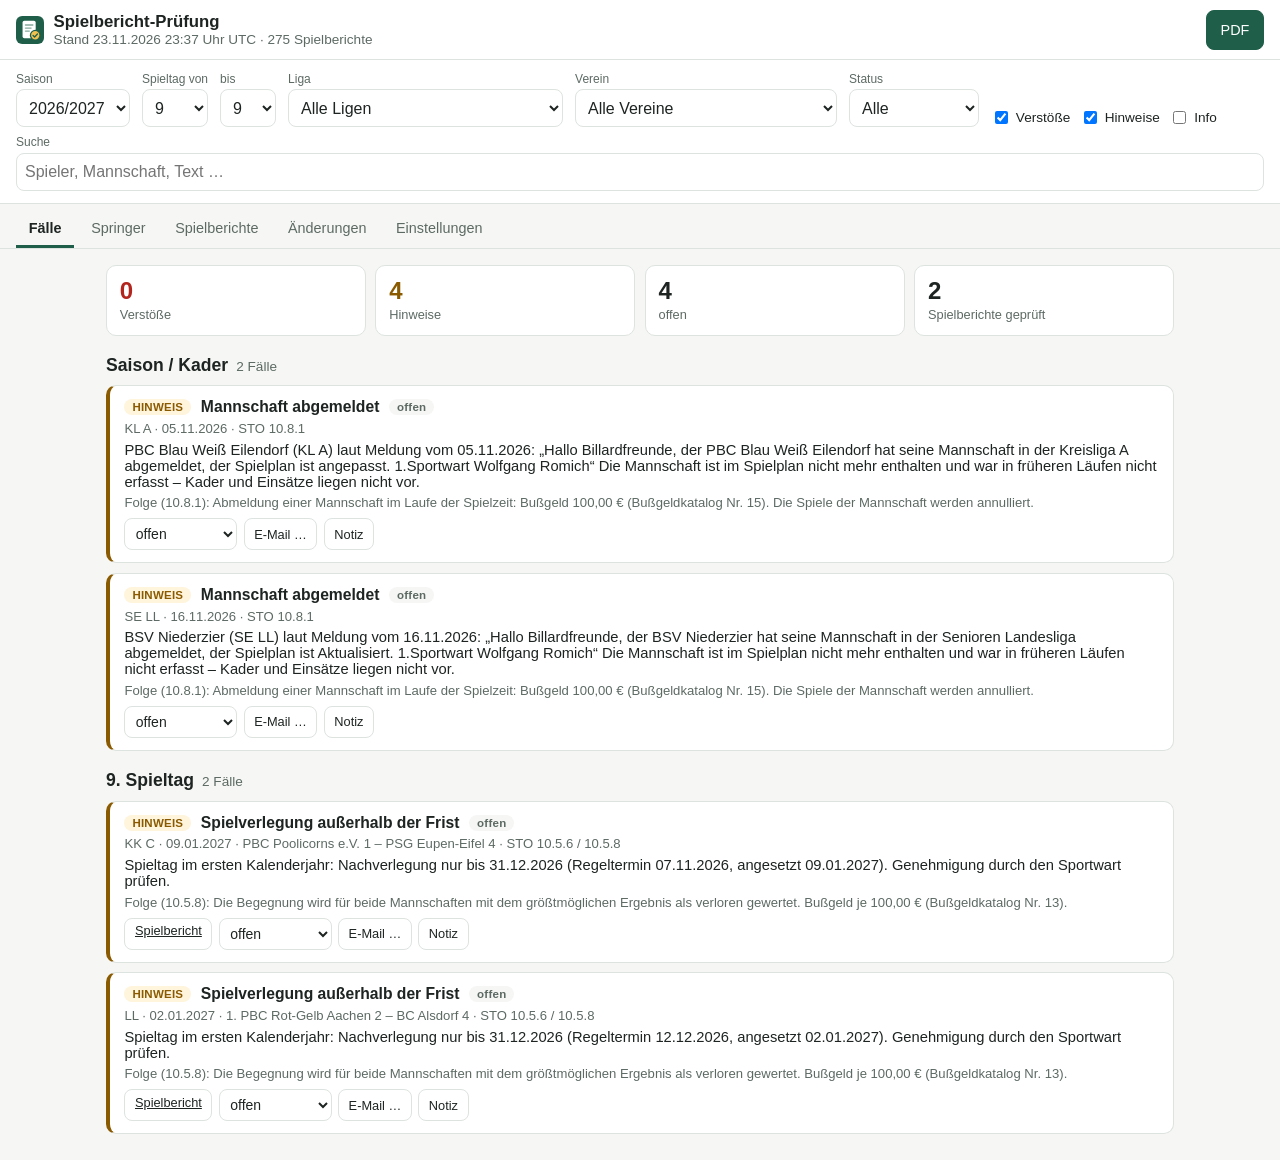
<file: docs/index.html>
<!DOCTYPE html>
<html lang="de">
<head>
  <meta charset="utf-8">
  <meta name="viewport" content="width=device-width, initial-scale=1, viewport-fit=cover">
  <title>Spielbericht-Prüfung PBVRW</title>
  <meta name="theme-color" content="#1f5f4a">
  <meta name="apple-mobile-web-app-capable" content="yes">
  <meta name="apple-mobile-web-app-status-bar-style" content="default">
  <meta name="apple-mobile-web-app-title" content="Spielberichte">
  <link rel="manifest" href="manifest.webmanifest">
  <link rel="icon" href="icons/icon.svg" type="image/svg+xml">
  <link rel="apple-touch-icon" href="icons/apple-touch-icon.png">
  <link rel="stylesheet" href="css/app.css">
</head>
<body>
  <header class="topbar">
    <div class="brand">
      <img src="icons/icon.svg" alt="" width="28" height="28">
      <div>
        <h1>Spielbericht-Prüfung</h1>
        <p id="stand" class="muted">Lade Daten …</p>
      </div>
    </div>
    <div class="top-actions">
      <button id="btn-pdf" class="btn primary" type="button">PDF</button>
    </div>
  </header>

  <button id="btn-filter" class="filter-toggle" type="button" aria-expanded="false" aria-controls="filters">
    <span>Filter</span> <span id="filter-summary" class="muted"></span>
  </button>

  <section class="filters" id="filters" aria-label="Filter">
    <label>Saison <select id="f-season"></select></label>
    <label>Spieltag von <select id="f-st-from"></select></label>
    <label>bis <select id="f-st-to"></select></label>
    <label>Liga <select id="f-league"><option value="">Alle Ligen</option></select></label>
    <label>Verein <select id="f-club"><option value="">Alle Vereine</option></select></label>
    <label>Status <select id="f-status">
      <option value="">Alle</option>
      <option value="offen">Offen</option>
      <option value="erledigt">Erledigt</option>
      <option value="kein">Kein Verstoß</option>
    </select></label>
    <fieldset class="sev-filter">
      <label><input type="checkbox" id="f-sev-verstoss" checked> Verstöße</label>
      <label><input type="checkbox" id="f-sev-hinweis" checked> Hinweise</label>
      <label><input type="checkbox" id="f-sev-info"> Info</label>
    </fieldset>
    <label class="grow">Suche <input id="f-search" type="search" placeholder="Spieler, Mannschaft, Text …"></label>
  </section>

  <nav class="tabs" role="tablist">
    <button role="tab" data-tab="faelle" class="active">Fälle</button>
    <button role="tab" data-tab="springer">Springer</button>
    <button role="tab" data-tab="berichte">Spielberichte</button>
    <button role="tab" data-tab="aenderungen">Änderungen</button>
    <button role="tab" data-tab="einstellungen">Einstellungen</button>
  </nav>

  <main id="view" tabindex="-1"></main>

  <dialog id="mail-dialog">
    <form method="dialog" id="mail-form">
      <h2>E-Mail zum Fall</h2>
      <p id="mail-case" class="muted"></p>
      <label>An <input id="mail-to" type="text" placeholder="adresse@verein.de, …"></label>
      <label class="inline"><input type="checkbox" id="mail-cc-opp"> Gegnerische Mannschaft in CC <span id="mail-cc-addr" class="muted"></span></label>
      <label>Vorlage <select id="mail-template"></select></label>
      <label>Grund <textarea id="mail-reason" rows="3"></textarea></label>
      <label>Strafe / Folge <select id="mail-penalty"></select></label>
      <textarea id="mail-penalty-text" rows="3"></textarea>
      <label>Betreff <input id="mail-subject" type="text"></label>
      <label>Text <textarea id="mail-body" rows="12"></textarea></label>
      <p id="mail-warn" class="warn" hidden></p>
      <div class="dialog-actions">
        <button type="button" id="mail-copy" class="btn">Text kopieren</button>
        <button type="button" id="mail-open" class="btn primary">Im Mailprogramm öffnen</button>
        <button value="cancel" class="btn ghost">Schließen</button>
      </div>
    </form>
  </dialog>

  <div id="toast" role="status" aria-live="polite"></div>

  <script src="vendor/jspdf.umd.min.js" defer></script>
  <script src="vendor/jspdf.plugin.autotable.min.js" defer></script>
  <script type="module" src="js/app.js"></script>
</body>
</html>
</file>
<file: docs/css/app.css>
:root {
  --bg: #f6f7f5;
  --card: #ffffff;
  --ink: #1d2421;
  --muted: #5d6a64;
  --line: #dde3df;
  --brand: #1f5f4a;
  --brand-ink: #ffffff;
  --verstoss: #b3261e;
  --verstoss-bg: #fdeceb;
  --hinweis: #8a5a00;
  --hinweis-bg: #fff4dc;
  --info: #285f8f;
  --info-bg: #e8f1fa;
  --ok: #2e7d4f;
  --radius: 10px;
  font-family: -apple-system, BlinkMacSystemFont, "Segoe UI", Roboto, "Helvetica Neue", Arial, sans-serif;
  color: var(--ink);
  background: var(--bg);
  -webkit-text-size-adjust: 100%;
}
@media (prefers-color-scheme: dark) {
  :root {
    --bg: #121614; --card: #1b201e; --ink: #e6ebe8; --muted: #9aa7a1; --line: #2d3532;
    --brand: #4fae8b; --brand-ink: #0d1411;
    --verstoss: #ff8a80; --verstoss-bg: #3a1d1b; --hinweis: #f3c26b; --hinweis-bg: #3a2f17;
    --info: #8cc2f2; --info-bg: #19293a; --ok: #7bd3a0;
  }
}
* { box-sizing: border-box; }
body { margin: 0; padding-bottom: env(safe-area-inset-bottom); }
h1 { font-size: 1.05rem; margin: 0; }
h2 { font-size: 1.1rem; margin: 1.2rem 0 .6rem; }
h3 { font-size: 1rem; margin: 1rem 0 .5rem; }
a { color: var(--brand); }
.muted { color: var(--muted); font-size: .85rem; margin: 0; }
.warn { color: var(--hinweis); font-size: .85rem; }

.topbar {
  position: sticky; top: 0; z-index: 10;
  display: flex; align-items: center; justify-content: space-between; gap: .75rem;
  padding: calc(.6rem + env(safe-area-inset-top)) 1rem .6rem;
  background: var(--card); border-bottom: 1px solid var(--line);
}
.brand { display: flex; align-items: center; gap: .6rem; min-width: 0; }
.brand img { flex: none; }

.btn {
  font: inherit; font-size: .9rem; padding: .5rem .85rem; border-radius: 8px;
  border: 1px solid var(--line); background: var(--card); color: var(--ink); cursor: pointer;
  min-height: 40px;
}
.btn.primary { background: var(--brand); color: var(--brand-ink); border-color: var(--brand); }
.btn.ghost { background: transparent; }
.btn.small { font-size: .8rem; padding: .3rem .6rem; min-height: 32px; }
.btn.danger { color: var(--verstoss); }
.btn:disabled { opacity: .5; cursor: default; }

.filters {
  display: flex; flex-wrap: wrap; gap: .5rem .75rem; align-items: flex-end;
  padding: .75rem 1rem; border-bottom: 1px solid var(--line); background: var(--card);
}
.filters label { display: flex; flex-direction: column; font-size: .75rem; color: var(--muted); gap: .2rem; }
.filters .grow { flex: 1 1 180px; }
.sev-filter { border: 0; padding: 0; margin: 0; display: flex; gap: .6rem; }
.sev-filter label { flex-direction: row; align-items: center; gap: .3rem; font-size: .85rem; color: var(--ink); }
select, input[type=text], input[type=search], input[type=email], textarea {
  font: inherit; font-size: 16px; /* verhindert Zoom auf dem iPhone */
  padding: .4rem .5rem; border: 1px solid var(--line); border-radius: 8px;
  background: var(--card); color: var(--ink); min-height: 38px; max-width: 100%;
}
textarea { width: 100%; resize: vertical; }

.tabs {
  display: flex; gap: .25rem; overflow-x: auto; padding: .5rem 1rem 0;
  border-bottom: 1px solid var(--line); background: var(--bg); position: sticky; top: 58px; z-index: 9;
  scrollbar-width: none;
}
.tabs button {
  font: inherit; font-size: .9rem; background: none; border: 0; padding: .55rem .8rem;
  border-bottom: 3px solid transparent; color: var(--muted); cursor: pointer; white-space: nowrap;
}
.tabs button.active { color: var(--ink); border-bottom-color: var(--brand); font-weight: 600; }

main { padding: 1rem; max-width: 1100px; margin: 0 auto; }

.cards { display: grid; grid-template-columns: repeat(auto-fit, minmax(140px, 1fr)); gap: .6rem; margin-bottom: 1rem; }
.stat { background: var(--card); border: 1px solid var(--line); border-radius: var(--radius); padding: .7rem .8rem; }
.stat b { display: block; font-size: 1.5rem; }
.stat span { color: var(--muted); font-size: .8rem; }
.stat.verstoss b { color: var(--verstoss); }
.stat.hinweis b { color: var(--hinweis); }

.st-group > h2 { display: flex; align-items: baseline; gap: .5rem; }
.st-group > h2 small { color: var(--muted); font-weight: 400; font-size: .85rem; }

.case {
  background: var(--card); border: 1px solid var(--line); border-left: 4px solid var(--line);
  border-radius: var(--radius); padding: .75rem .9rem; margin-bottom: .6rem;
}
.case.verstoss { border-left-color: var(--verstoss); }
.case.hinweis { border-left-color: var(--hinweis); }
.case.info { border-left-color: var(--info); }
.case.done { opacity: .65; }
.case header { display: flex; flex-wrap: wrap; gap: .4rem .6rem; align-items: center; }
.case h3 { margin: 0; font-size: .98rem; }
.chip { font-size: .72rem; font-weight: 600; padding: .12rem .5rem; border-radius: 999px; text-transform: uppercase; letter-spacing: .02em; }
.chip.verstoss { background: var(--verstoss-bg); color: var(--verstoss); }
.chip.hinweis { background: var(--hinweis-bg); color: var(--hinweis); }
.chip.info { background: var(--info-bg); color: var(--info); }
.chip.status { background: var(--bg); color: var(--muted); text-transform: none; }
.chip.status.erledigt { color: var(--ok); }
.case .meta { color: var(--muted); font-size: .82rem; margin: .3rem 0; }
.case .detail { margin: .35rem 0; font-size: .92rem; }
.case .penalty { font-size: .82rem; color: var(--muted); margin: .25rem 0 .5rem; }
.case .actions { display: flex; flex-wrap: wrap; gap: .4rem; align-items: center; }
.case .actions select { min-height: 32px; font-size: 14px; padding: .2rem .4rem; }
.case .note { margin-top: .5rem; }
.case .note textarea { min-height: 2.4rem; font-size: 14px; }

table.data { width: 100%; border-collapse: collapse; background: var(--card); border: 1px solid var(--line); border-radius: var(--radius); overflow: hidden; font-size: .88rem; }
table.data th, table.data td { padding: .45rem .55rem; border-bottom: 1px solid var(--line); text-align: left; vertical-align: top; }
table.data th { background: var(--bg); font-weight: 600; font-size: .8rem; color: var(--muted); }
table.data tr:last-child td { border-bottom: 0; }
.table-wrap { overflow-x: auto; -webkit-overflow-scrolling: touch; }
.uses { display: flex; gap: .25rem; flex-wrap: wrap; }
.use { font-size: .75rem; padding: .1rem .4rem; border-radius: 6px; background: var(--info-bg); color: var(--info); white-space: nowrap; }
.use.n3 { background: var(--hinweis-bg); color: var(--hinweis); }
.empty { color: var(--muted); padding: 2rem 0; text-align: center; }

.settings section { background: var(--card); border: 1px solid var(--line); border-radius: var(--radius); padding: .8rem 1rem; margin-bottom: 1rem; }
.settings section h2 { margin-top: .2rem; }
.settings .row { display: flex; flex-wrap: wrap; gap: .5rem; align-items: center; margin: .4rem 0; }
.settings .row > label { flex: 1 1 220px; display: flex; flex-direction: column; font-size: .8rem; color: var(--muted); gap: .2rem; }
.addr-club { border-top: 1px solid var(--line); padding: .5rem 0; }
.addr-club:first-of-type { border-top: 0; }
.addr-club summary { cursor: pointer; font-weight: 600; padding: .2rem 0; }
.addr-club .row input { flex: 1 1 260px; }
.diag li { font-size: .82rem; color: var(--muted); }

dialog { border: 0; border-radius: 14px; padding: 0; width: min(680px, 96vw); max-height: 92vh; background: var(--card); color: var(--ink); }
dialog::backdrop { background: rgba(0,0,0,.45); }
dialog form { padding: 1rem 1.1rem; display: flex; flex-direction: column; gap: .55rem; }
dialog h2 { margin: 0; }
dialog label { display: flex; flex-direction: column; gap: .2rem; font-size: .8rem; color: var(--muted); }
dialog label.inline { flex-direction: row; align-items: center; gap: .4rem; color: var(--ink); font-size: .9rem; }
dialog input[type=text] { width: 100%; }
.dialog-actions { display: flex; flex-wrap: wrap; gap: .5rem; justify-content: flex-end; position: sticky; bottom: 0; background: var(--card); padding-top: .4rem; }

.diff { font-family: ui-monospace, Menlo, Consolas, monospace; font-size: .78rem; white-space: pre-wrap; }
.diff .before { color: var(--verstoss); }
.diff .after { color: var(--ok); }

#toast {
  position: fixed; left: 50%; bottom: calc(1rem + env(safe-area-inset-bottom)); transform: translateX(-50%);
  background: var(--ink); color: var(--bg); padding: .55rem 1rem; border-radius: 999px; font-size: .88rem;
  opacity: 0; pointer-events: none; transition: opacity .2s; z-index: 50; max-width: 92vw;
}
#toast.show { opacity: 1; }

.filter-toggle { display: none; }
@media (max-width: 640px) {
  .filter-toggle {
    display: flex; width: 100%; gap: .5rem; align-items: center; justify-content: space-between;
    font: inherit; font-size: .9rem; font-weight: 600; text-align: left; padding: .6rem 1rem;
    background: var(--card); color: var(--ink); border: 0; border-bottom: 1px solid var(--line); cursor: pointer;
  }
  .filter-toggle::after { content: "▾"; color: var(--muted); }
  .filter-toggle[aria-expanded="true"]::after { content: "▴"; }
  .filter-toggle .muted { flex: 1; font-weight: 400; overflow: hidden; text-overflow: ellipsis; white-space: nowrap; }
  .filters { display: none; }
  .filters.open { display: flex; }
  .filters label { flex: 1 1 45%; }
  .filters .grow { flex-basis: 100%; }
  .filters select { width: 100%; }
  .topbar h1 { font-size: .95rem; }
  main { padding: .75rem; }
  .tabs { top: 56px; }
}
</file>
